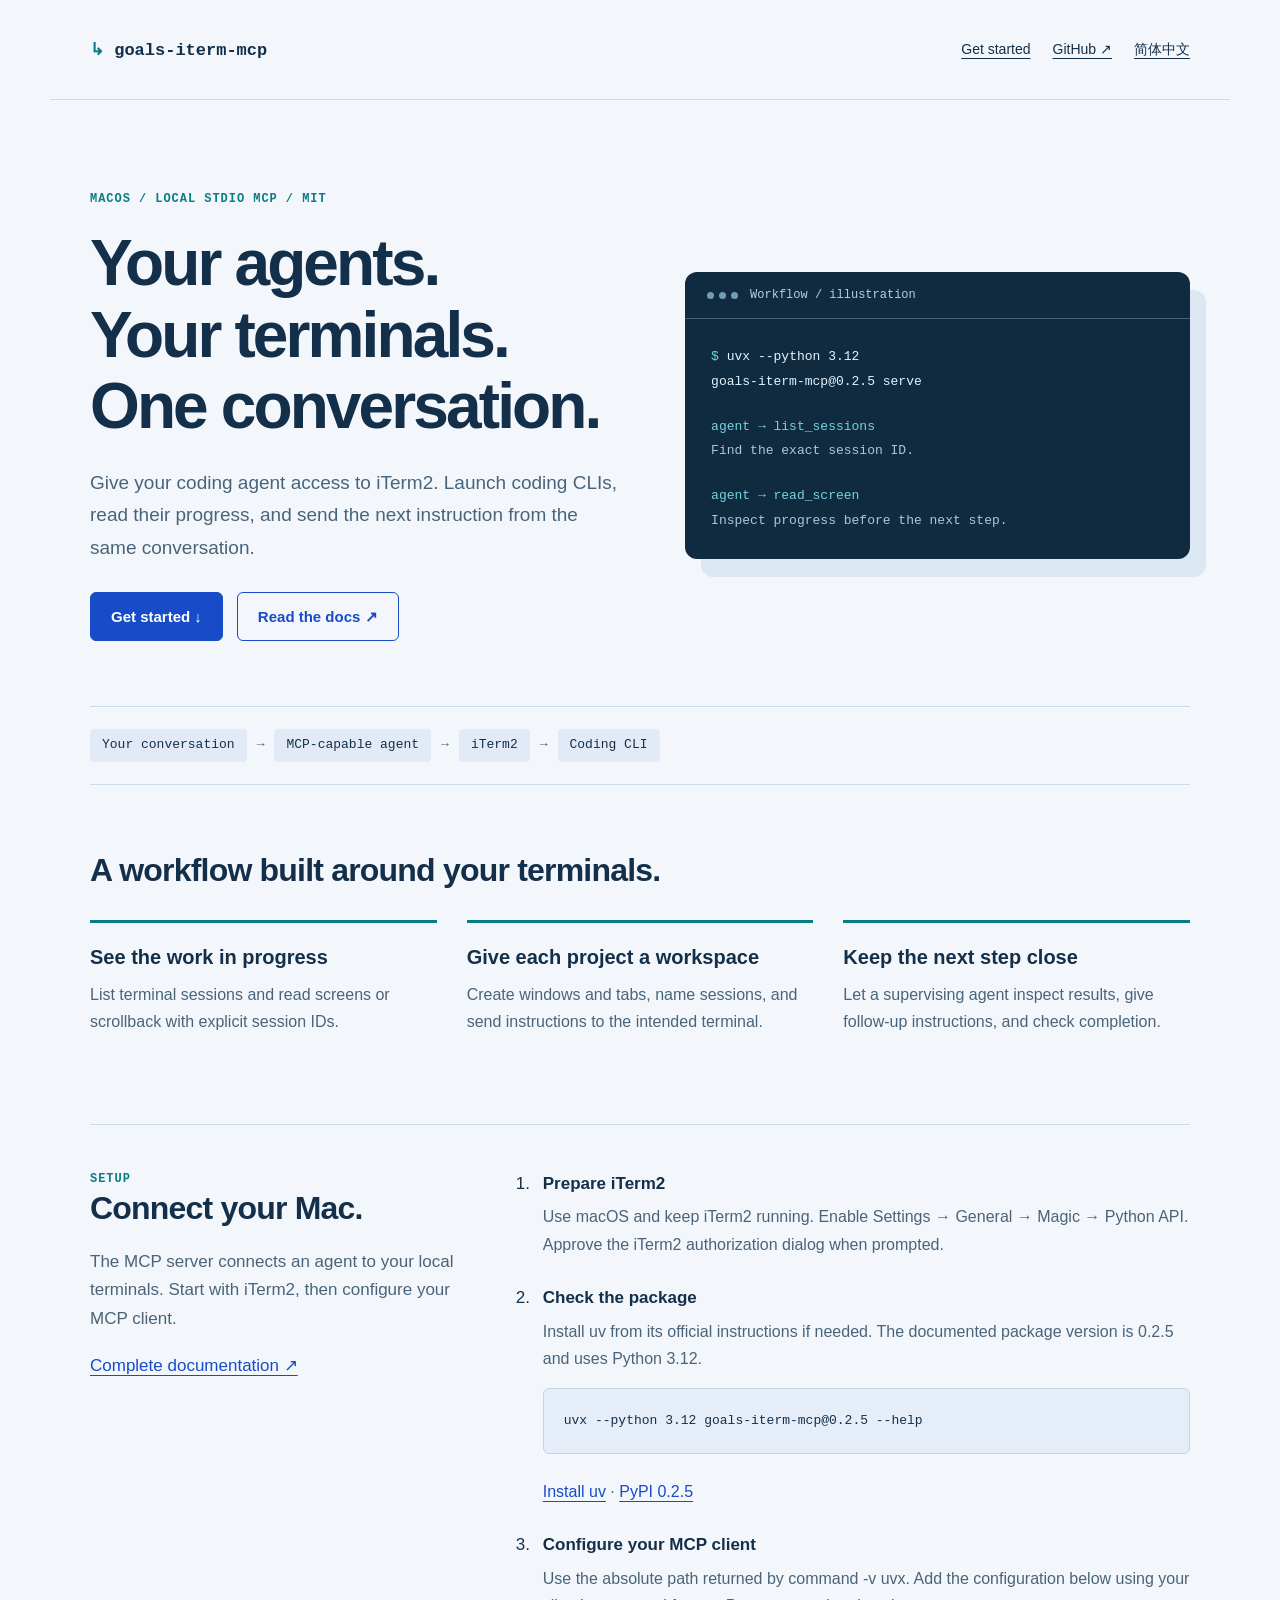
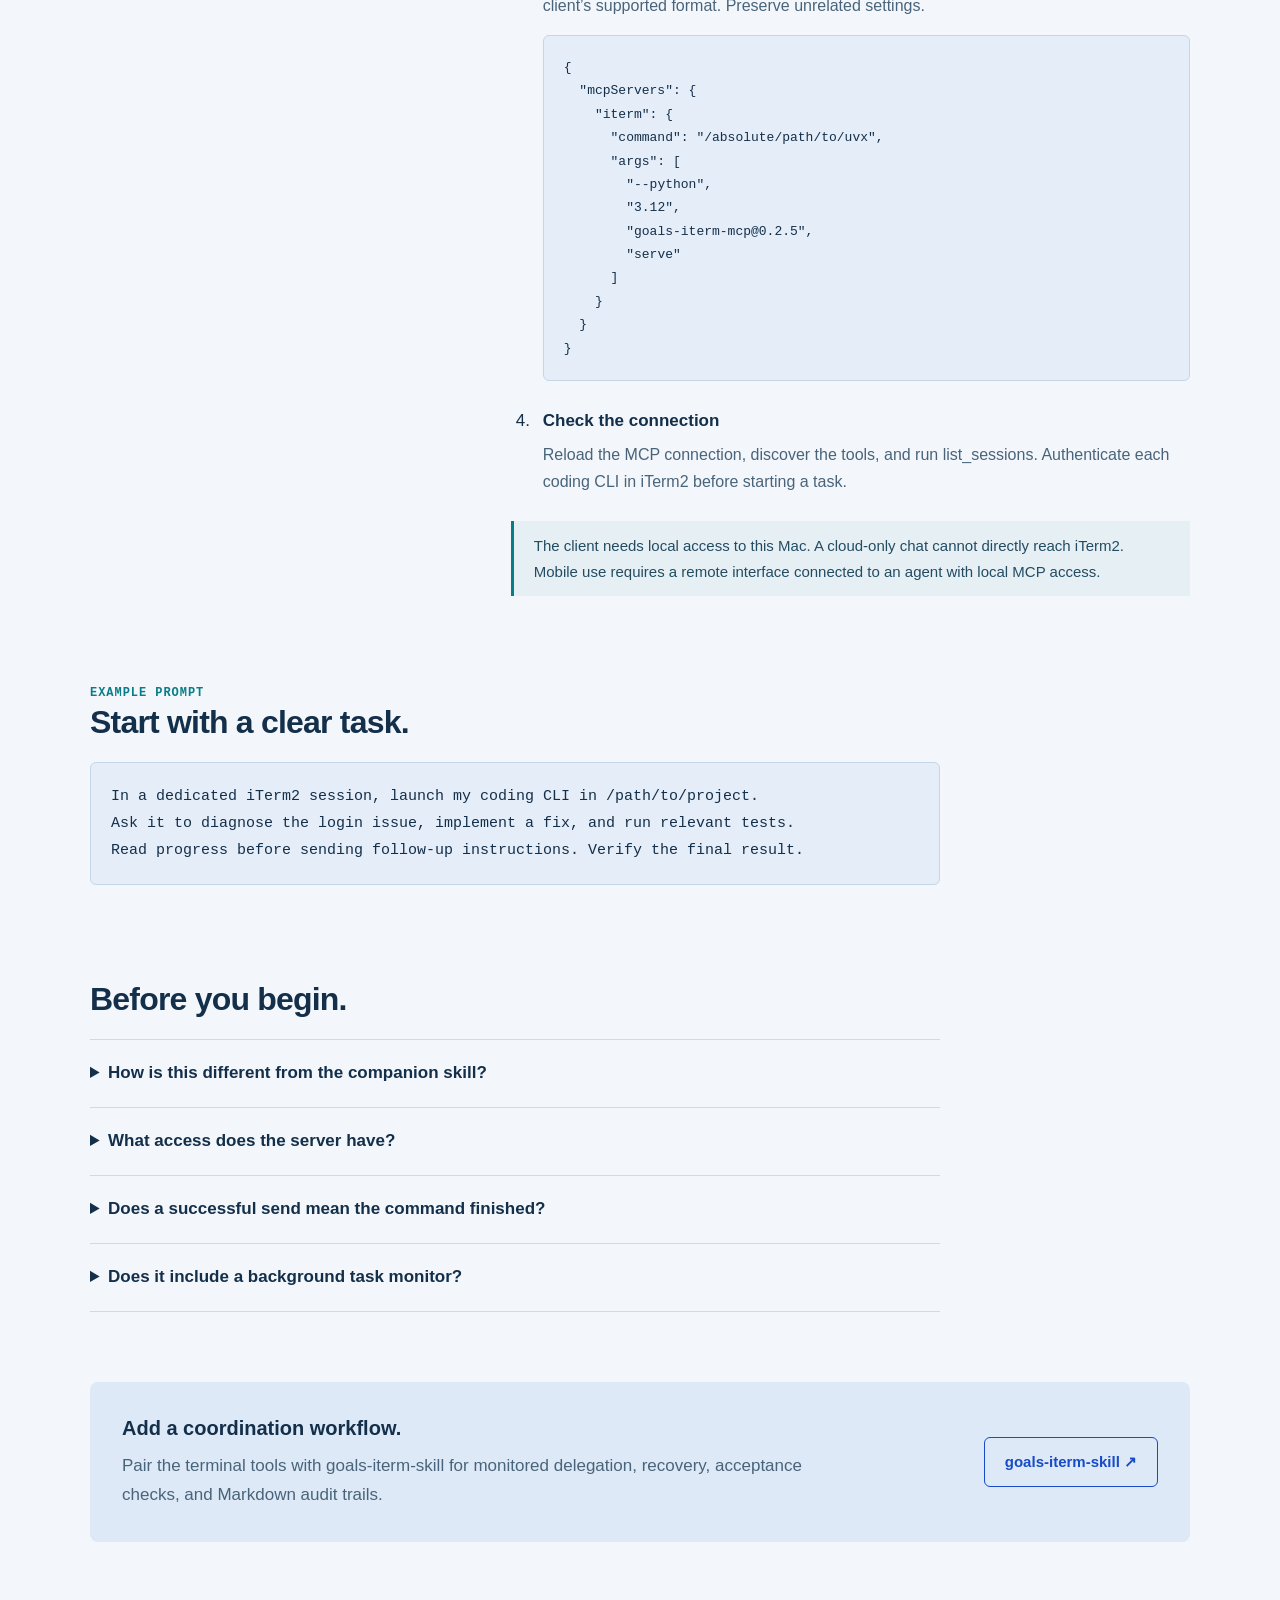
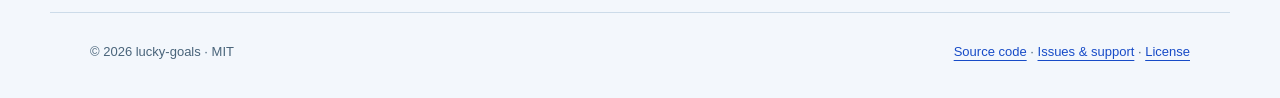
<file: site/index.html>
<!doctype html>
<html lang="en">
<head>
<meta charset="utf-8"><meta name="viewport" content="width=device-width, initial-scale=1">
<title>goals-iterm-mcp — iTerm2 MCP server for AI coding agents</title>
<meta name="description" content="Connect AI coding agents to iTerm2 on macOS. Use goals-iterm-mcp to coordinate Claude Code, Codex CLI, and other CLIs through local MCP tools.">
<meta name="google-site-verification" content="RSlia45OxWhqX6iyxyoSFyVtlpCfAS38nRmpzuDwfc4">
<link rel="canonical" href="https://lucky-goals.github.io/goals-iterm-mcp/">
<link rel="alternate" hreflang="en" href="https://lucky-goals.github.io/goals-iterm-mcp/">
<link rel="alternate" hreflang="zh-CN" href="https://lucky-goals.github.io/goals-iterm-mcp/zh/">
<link rel="alternate" hreflang="x-default" href="https://lucky-goals.github.io/goals-iterm-mcp/">
<meta property="og:type" content="website"><meta property="og:site_name" content="goals-iterm-mcp">
<meta property="og:title" content="goals-iterm-mcp — iTerm2 MCP server for AI coding agents"><meta property="og:description" content="Connect AI coding agents to iTerm2 on macOS. Use goals-iterm-mcp to coordinate Claude Code, Codex CLI, and other CLIs through local MCP tools."><meta property="og:url" content="https://lucky-goals.github.io/goals-iterm-mcp/"><meta property="og:locale" content="en_US">
<meta name="twitter:card" content="summary">
<meta name="theme-color" content="#142f4a">
<link rel="icon" href="./assets/favicon.svg" type="image/svg+xml">
<link rel="stylesheet" href="./assets/style.css">
<script type="application/ld+json">{"@context": "https://schema.org", "@type": "SoftwareSourceCode", "name": "goals-iterm-mcp", "description": "Connect AI coding agents to iTerm2 on macOS. Use goals-iterm-mcp to coordinate Claude Code, Codex CLI, and other CLIs through local MCP tools.", "url": "https://lucky-goals.github.io/goals-iterm-mcp/", "codeRepository": "https://github.com/lucky-goals/goals-iterm-mcp", "license": "https://opensource.org/license/mit", "inLanguage": "en", "author": {"@type": "Person", "name": "lucky-goals", "url": "https://github.com/lucky-goals"}}</script>
</head>
<body>
<a class="skip" href="#main">Skip to content</a>
<header><a class="brand" href="./"><span>↳</span> goals-iterm-mcp</a><nav aria-label="Main navigation"><a href="#install">Get started</a><a href="https://github.com/lucky-goals/goals-iterm-mcp">GitHub ↗</a><a href="./zh/" lang="zh-CN" hreflang="zh-CN">简体中文</a></nav></header>
<main id="main">
<section class="hero" aria-labelledby="headline"><div><div class="eyebrow">macOS / local stdio MCP / MIT</div><h1 id="headline">Your agents.<br>Your terminals.<br>One conversation.</h1><p class="lede">Give your coding agent access to iTerm2. Launch coding CLIs, read their progress, and send the next instruction from the same conversation.</p><div class="actions"><a class="button" href="#install">Get started ↓</a><a class="button secondary" href="https://github.com/lucky-goals/goals-iterm-mcp/blob/main/README.md">Read the docs ↗</a></div></div><div class="terminal" aria-label="Illustrative workflow, not a live terminal"><div class="terminal-title"><span class="lights" aria-hidden="true"><i></i><i></i><i></i></span>Workflow / illustration</div><div class="terminal-body"><p><span class="prompt">$</span> uvx --python 3.12<br>  goals-iterm-mcp@0.2.5 serve</p><p><span class="prompt">agent → list_sessions</span><br><span class="comment">Find the exact session ID.</span></p><p><span class="prompt">agent → read_screen</span><br><span class="comment">Inspect progress before the next step.</span></p></div></div></section>
<div class="flow" aria-label="How it connects"><span>Your conversation</span> <b aria-hidden="true">→</b> <span>MCP-capable agent</span> <b aria-hidden="true">→</b> <span>iTerm2</span> <b aria-hidden="true">→</b> <span>Coding CLI</span></div>
<section aria-labelledby="capabilities"><h2 id="capabilities">A workflow built around your terminals.</h2><div class="features"><article class="feature"><h3>See the work in progress</h3><p>List terminal sessions and read screens or scrollback with explicit session IDs.</p></article><article class="feature"><h3>Give each project a workspace</h3><p>Create windows and tabs, name sessions, and send instructions to the intended terminal.</p></article><article class="feature"><h3>Keep the next step close</h3><p>Let a supervising agent inspect results, give follow-up instructions, and check completion.</p></article></div></section>
<section class="setup" id="install" aria-labelledby="setup-title"><div><div class="eyebrow">Setup</div><h2 id="setup-title">Connect your Mac.</h2><p class="intro">The MCP server connects an agent to your local terminals. Start with iTerm2, then configure your MCP client.</p><p><a href="https://github.com/lucky-goals/goals-iterm-mcp/blob/main/README.md">Complete documentation ↗</a></p></div><div><ol class="steps"><li><strong>Prepare iTerm2</strong><p>Use macOS and keep iTerm2 running. Enable Settings → General → Magic → Python API. Approve the iTerm2 authorization dialog when prompted.</p></li><li><strong>Check the package</strong><p>Install uv from its official instructions if needed. The documented package version is 0.2.5 and uses Python 3.12.</p><pre><code>uvx --python 3.12 goals-iterm-mcp@0.2.5 --help</code></pre><p><a href="https://docs.astral.sh/uv/getting-started/installation/">Install uv</a> · <a href="https://pypi.org/project/goals-iterm-mcp/0.2.5/">PyPI 0.2.5</a></p></li><li><strong>Configure your MCP client</strong><p>Use the absolute path returned by command -v uvx. Add the configuration below using your client’s supported format. Preserve unrelated settings.</p><pre><code>{
  &quot;mcpServers&quot;: {
    &quot;iterm&quot;: {
      &quot;command&quot;: &quot;/absolute/path/to/uvx&quot;,
      &quot;args&quot;: [
        &quot;--python&quot;,
        &quot;3.12&quot;,
        &quot;goals-iterm-mcp@0.2.5&quot;,
        &quot;serve&quot;
      ]
    }
  }
}</code></pre></li><li><strong>Check the connection</strong><p>Reload the MCP connection, discover the tools, and run list_sessions. Authenticate each coding CLI in iTerm2 before starting a task.</p></li></ol><p class="note">The client needs local access to this Mac. A cloud-only chat cannot directly reach iTerm2. Mobile use requires a remote interface connected to an agent with local MCP access.</p></div></section>
<section class="example" aria-labelledby="example-title"><div class="eyebrow">Example prompt</div><h2 id="example-title">Start with a clear task.</h2><pre><code>In a dedicated iTerm2 session, launch my coding CLI in /path/to/project.
Ask it to diagnose the login issue, implement a fix, and run relevant tests.
Read progress before sending follow-up instructions. Verify the final result.</code></pre></section>
<section aria-labelledby="faq"><h2 id="faq">Before you begin.</h2><details><summary>How is this different from the companion skill?</summary><p>The MCP server provides terminal tools. goals-iterm-skill adds instructions for task delegation, monitoring, decisions, recovery, and verification.</p></details><details><summary>What access does the server have?</summary><p>By default it can operate on all iTerm2 sessions owned by the current user. Use --read-only to observe only, or repeat --session-id &lt;ID&gt; to limit access. Session restrictions disable window and tab creation.</p></details><details><summary>Does a successful send mean the command finished?</summary><p>No. The acknowledgment confirms an iTerm2 API call. The supervising agent still needs to inspect terminal output and verify the result.</p></details><details><summary>Does it include a background task monitor?</summary><p>No. The server exposes terminal tools. The supervising agent and its host manage monitoring, continuation, and scheduling.</p></details></section>
<section><div class="related"><div><h3>Add a coordination workflow.</h3><p>Pair the terminal tools with goals-iterm-skill for monitored delegation, recovery, acceptance checks, and Markdown audit trails.</p></div><a class="button secondary" href="https://lucky-goals.github.io/goals-iterm-skill/">goals-iterm-skill ↗</a></div></section>
</main><footer><span>© 2026 lucky-goals · MIT</span><span><a href="https://github.com/lucky-goals/goals-iterm-mcp">Source code</a> · <a href="https://github.com/lucky-goals/goals-iterm-mcp/issues">Issues & support</a> · <a href="https://github.com/lucky-goals/goals-iterm-mcp/blob/main/LICENSE">License</a></span></footer>
</body></html>
</file>
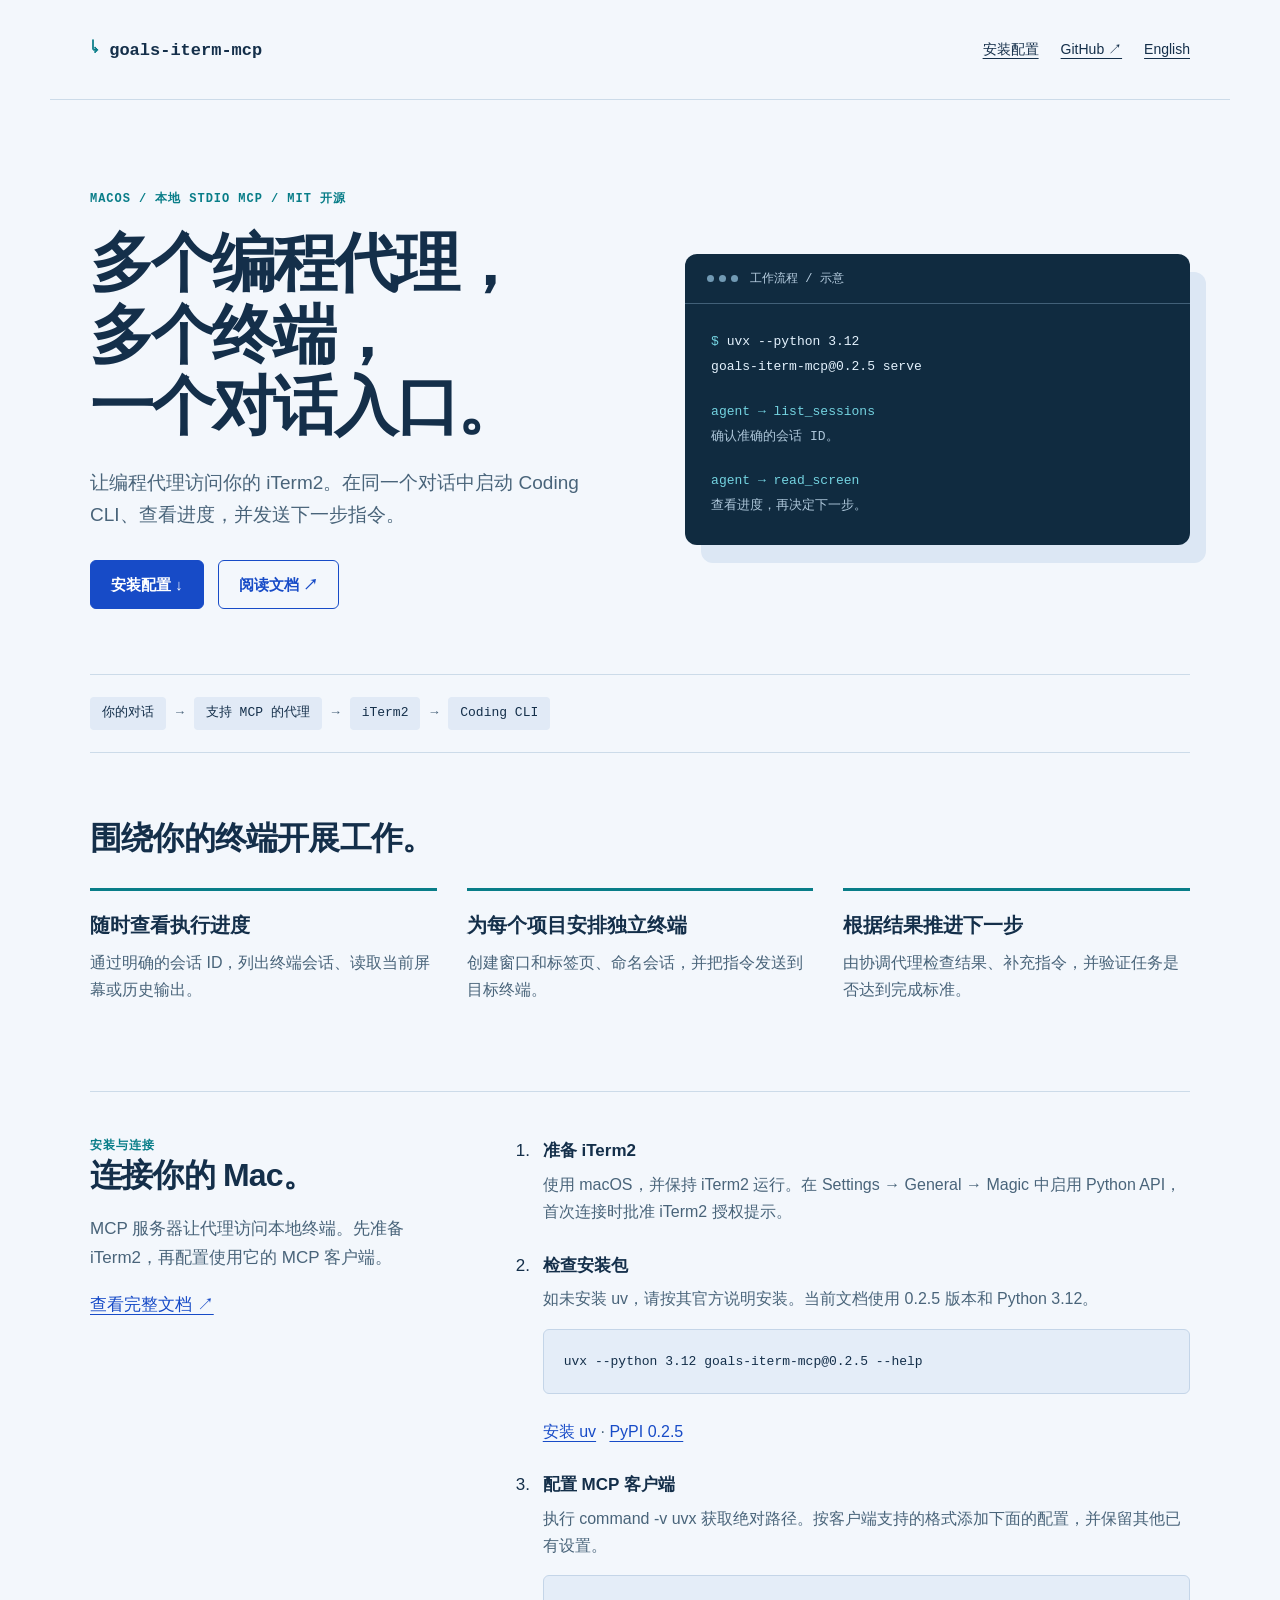
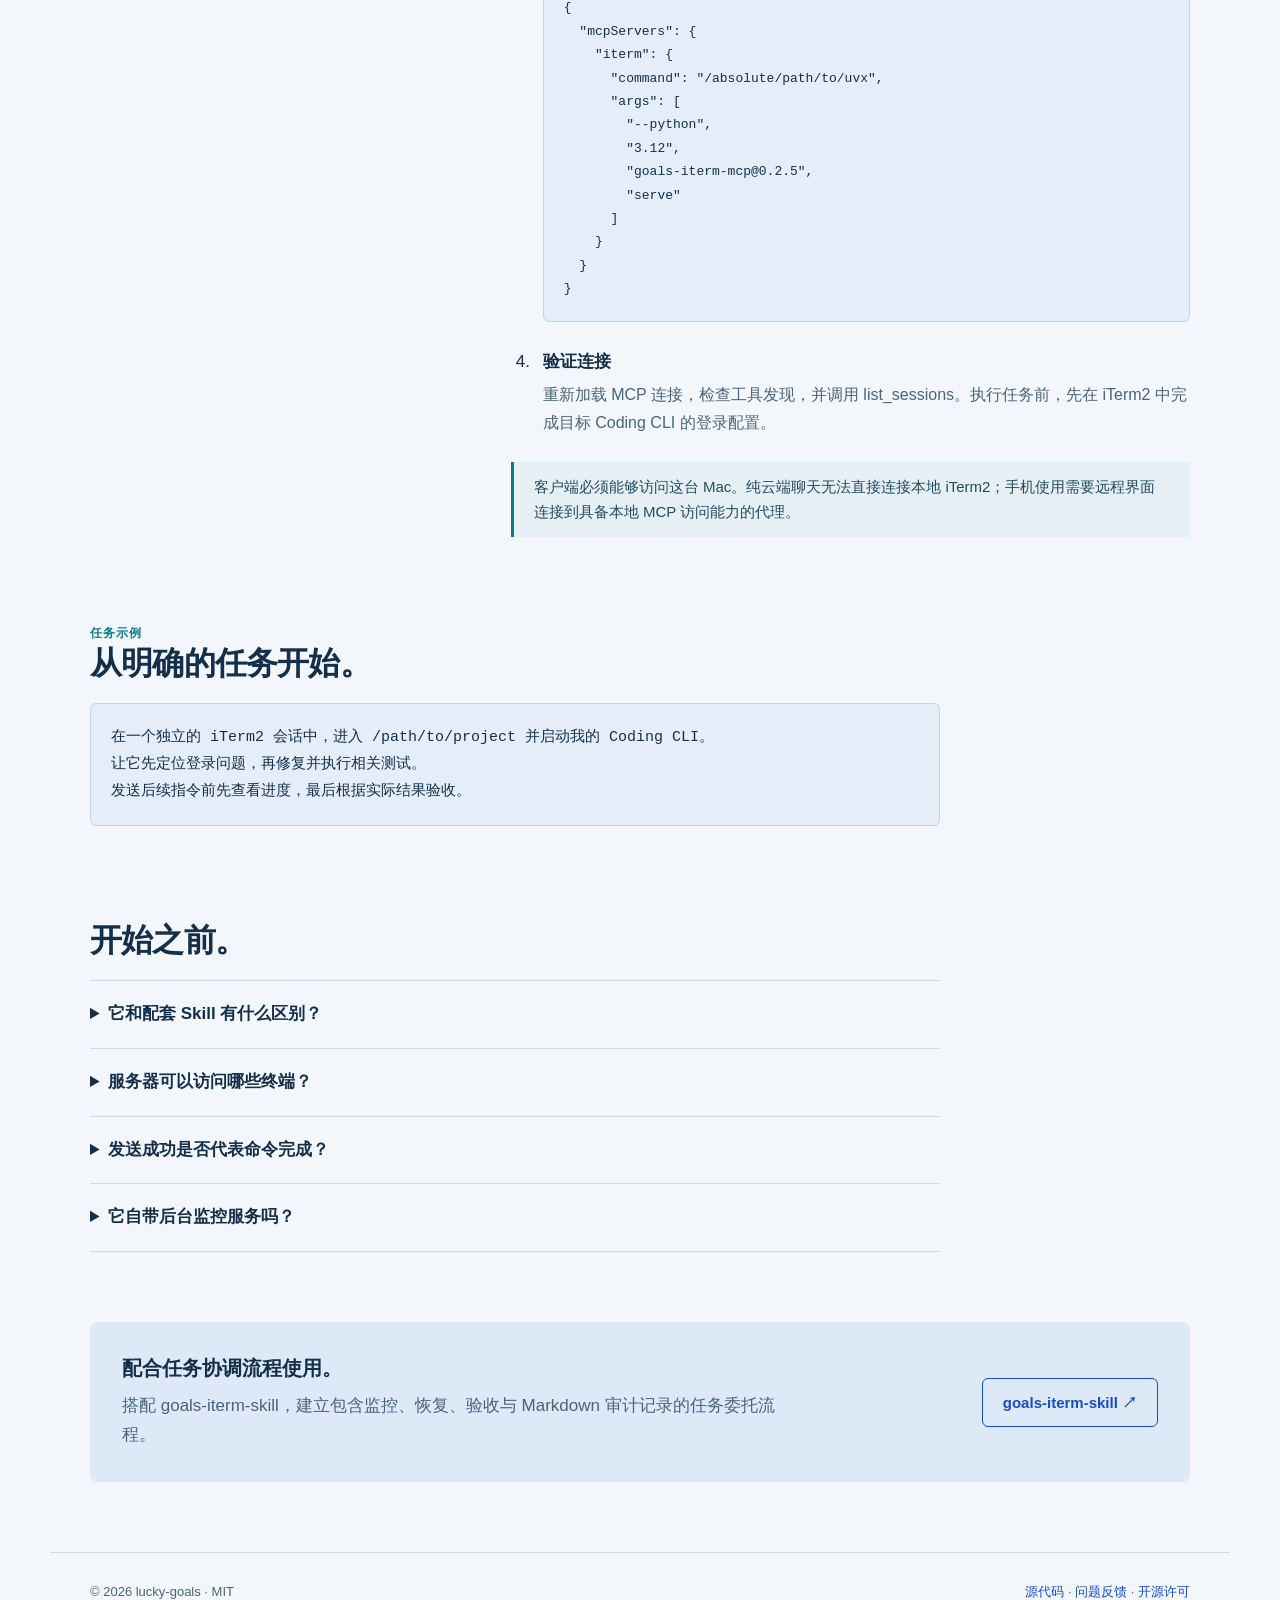
<file: site/zh/index.html>
<!doctype html>
<html lang="zh-CN">
<head>
<meta charset="utf-8"><meta name="viewport" content="width=device-width, initial-scale=1">
<title>goals-iterm-mcp — 面向 AI 编程代理的 iTerm2 MCP 服务器</title>
<meta name="description" content="goals-iterm-mcp 通过本地 MCP 将 AI 编程代理连接到 macOS 的 iTerm2，协调 Claude Code、Codex CLI 等终端工具。">
<meta name="google-site-verification" content="RSlia45OxWhqX6iyxyoSFyVtlpCfAS38nRmpzuDwfc4">
<link rel="canonical" href="https://lucky-goals.github.io/goals-iterm-mcp/zh/">
<link rel="alternate" hreflang="en" href="https://lucky-goals.github.io/goals-iterm-mcp/">
<link rel="alternate" hreflang="zh-CN" href="https://lucky-goals.github.io/goals-iterm-mcp/zh/">
<link rel="alternate" hreflang="x-default" href="https://lucky-goals.github.io/goals-iterm-mcp/">
<meta property="og:type" content="website"><meta property="og:site_name" content="goals-iterm-mcp">
<meta property="og:title" content="goals-iterm-mcp — 面向 AI 编程代理的 iTerm2 MCP 服务器"><meta property="og:description" content="goals-iterm-mcp 通过本地 MCP 将 AI 编程代理连接到 macOS 的 iTerm2，协调 Claude Code、Codex CLI 等终端工具。"><meta property="og:url" content="https://lucky-goals.github.io/goals-iterm-mcp/zh/"><meta property="og:locale" content="zh_CN">
<meta name="twitter:card" content="summary">
<meta name="theme-color" content="#142f4a">
<link rel="icon" href="../assets/favicon.svg" type="image/svg+xml">
<link rel="stylesheet" href="../assets/style.css">
<script type="application/ld+json">{"@context": "https://schema.org", "@type": "SoftwareSourceCode", "name": "goals-iterm-mcp", "description": "goals-iterm-mcp 通过本地 MCP 将 AI 编程代理连接到 macOS 的 iTerm2，协调 Claude Code、Codex CLI 等终端工具。", "url": "https://lucky-goals.github.io/goals-iterm-mcp/zh/", "codeRepository": "https://github.com/lucky-goals/goals-iterm-mcp", "license": "https://opensource.org/license/mit", "inLanguage": "zh-CN", "author": {"@type": "Person", "name": "lucky-goals", "url": "https://github.com/lucky-goals"}}</script>
</head>
<body>
<a class="skip" href="#main">跳至正文</a>
<header><a class="brand" href="../"><span>↳</span> goals-iterm-mcp</a><nav aria-label="主导航"><a href="#install">安装配置</a><a href="https://github.com/lucky-goals/goals-iterm-mcp">GitHub ↗</a><a href="../" lang="en" hreflang="en">English</a></nav></header>
<main id="main">
<section class="hero" aria-labelledby="headline"><div><div class="eyebrow">macOS / 本地 stdio MCP / MIT 开源</div><h1 id="headline">多个编程代理，<br>多个终端，<br>一个对话入口。</h1><p class="lede">让编程代理访问你的 iTerm2。在同一个对话中启动 Coding CLI、查看进度，并发送下一步指令。</p><div class="actions"><a class="button" href="#install">安装配置 ↓</a><a class="button secondary" href="https://github.com/lucky-goals/goals-iterm-mcp/blob/main/README.zh-CN.md">阅读文档 ↗</a></div></div><div class="terminal" aria-label="流程示意，非实时终端"><div class="terminal-title"><span class="lights" aria-hidden="true"><i></i><i></i><i></i></span>工作流程 / 示意</div><div class="terminal-body"><p><span class="prompt">$</span> uvx --python 3.12<br>  goals-iterm-mcp@0.2.5 serve</p><p><span class="prompt">agent → list_sessions</span><br><span class="comment">确认准确的会话 ID。</span></p><p><span class="prompt">agent → read_screen</span><br><span class="comment">查看进度，再决定下一步。</span></p></div></div></section>
<div class="flow" aria-label="连接流程"><span>你的对话</span> <b aria-hidden="true">→</b> <span>支持 MCP 的代理</span> <b aria-hidden="true">→</b> <span>iTerm2</span> <b aria-hidden="true">→</b> <span>Coding CLI</span></div>
<section aria-labelledby="capabilities"><h2 id="capabilities">围绕你的终端开展工作。</h2><div class="features"><article class="feature"><h3>随时查看执行进度</h3><p>通过明确的会话 ID，列出终端会话、读取当前屏幕或历史输出。</p></article><article class="feature"><h3>为每个项目安排独立终端</h3><p>创建窗口和标签页、命名会话，并把指令发送到目标终端。</p></article><article class="feature"><h3>根据结果推进下一步</h3><p>由协调代理检查结果、补充指令，并验证任务是否达到完成标准。</p></article></div></section>
<section class="setup" id="install" aria-labelledby="setup-title"><div><div class="eyebrow">安装与连接</div><h2 id="setup-title">连接你的 Mac。</h2><p class="intro">MCP 服务器让代理访问本地终端。先准备 iTerm2，再配置使用它的 MCP 客户端。</p><p><a href="https://github.com/lucky-goals/goals-iterm-mcp/blob/main/README.zh-CN.md">查看完整文档 ↗</a></p></div><div><ol class="steps"><li><strong>准备 iTerm2</strong><p>使用 macOS，并保持 iTerm2 运行。在 Settings → General → Magic 中启用 Python API，首次连接时批准 iTerm2 授权提示。</p></li><li><strong>检查安装包</strong><p>如未安装 uv，请按其官方说明安装。当前文档使用 0.2.5 版本和 Python 3.12。</p><pre><code>uvx --python 3.12 goals-iterm-mcp@0.2.5 --help</code></pre><p><a href="https://docs.astral.sh/uv/getting-started/installation/">安装 uv</a> · <a href="https://pypi.org/project/goals-iterm-mcp/0.2.5/">PyPI 0.2.5</a></p></li><li><strong>配置 MCP 客户端</strong><p>执行 command -v uvx 获取绝对路径。按客户端支持的格式添加下面的配置，并保留其他已有设置。</p><pre><code>{
  &quot;mcpServers&quot;: {
    &quot;iterm&quot;: {
      &quot;command&quot;: &quot;/absolute/path/to/uvx&quot;,
      &quot;args&quot;: [
        &quot;--python&quot;,
        &quot;3.12&quot;,
        &quot;goals-iterm-mcp@0.2.5&quot;,
        &quot;serve&quot;
      ]
    }
  }
}</code></pre></li><li><strong>验证连接</strong><p>重新加载 MCP 连接，检查工具发现，并调用 list_sessions。执行任务前，先在 iTerm2 中完成目标 Coding CLI 的登录配置。</p></li></ol><p class="note">客户端必须能够访问这台 Mac。纯云端聊天无法直接连接本地 iTerm2；手机使用需要远程界面连接到具备本地 MCP 访问能力的代理。</p></div></section>
<section class="example" aria-labelledby="example-title"><div class="eyebrow">任务示例</div><h2 id="example-title">从明确的任务开始。</h2><pre><code>在一个独立的 iTerm2 会话中，进入 /path/to/project 并启动我的 Coding CLI。
让它先定位登录问题，再修复并执行相关测试。
发送后续指令前先查看进度，最后根据实际结果验收。</code></pre></section>
<section aria-labelledby="faq"><h2 id="faq">开始之前。</h2><details><summary>它和配套 Skill 有什么区别？</summary><p>MCP 服务器提供终端操作工具。goals-iterm-skill 提供任务委托、监控、决策、恢复和验收的流程指令。</p></details><details><summary>服务器可以访问哪些终端？</summary><p>默认可以操作当前用户的所有 iTerm2 会话。使用 --read-only 仅观察；使用一个或多个 --session-id &lt;ID&gt; 限定会话。限定会话后无法创建窗口和标签页。</p></details><details><summary>发送成功是否代表命令完成？</summary><p>不代表。确认信息只说明 iTerm2 API 调用成功，协调代理仍需查看终端输出并验证执行结果。</p></details><details><summary>它自带后台监控服务吗？</summary><p>不自带。服务器提供终端工具；监控、持续推进和调度由协调代理及其宿主负责。</p></details></section>
<section><div class="related"><div><h3>配合任务协调流程使用。</h3><p>搭配 goals-iterm-skill，建立包含监控、恢复、验收与 Markdown 审计记录的任务委托流程。</p></div><a class="button secondary" href="https://lucky-goals.github.io/goals-iterm-skill/zh/">goals-iterm-skill ↗</a></div></section>
</main><footer><span>© 2026 lucky-goals · MIT</span><span><a href="https://github.com/lucky-goals/goals-iterm-mcp">源代码</a> · <a href="https://github.com/lucky-goals/goals-iterm-mcp/issues">问题反馈</a> · <a href="https://github.com/lucky-goals/goals-iterm-mcp/blob/main/LICENSE">开源许可</a></span></footer>
</body></html>
</file>
<file: site/assets/style.css>
:root{--ink:#142f4a;--muted:#49647a;--paper:#f3f7fc;--white:#fff;--line:#ccdbe9;--blue:#174bc7;--cyan:#087d88;--dark:#102b40;--mono:ui-monospace,SFMono-Regular,Consolas,monospace;--body:ui-sans-serif,-apple-system,BlinkMacSystemFont,"Segoe UI","PingFang SC",sans-serif}*{box-sizing:border-box}html{scroll-behavior:smooth;scroll-padding-top:24px}body{margin:0;background:var(--paper);color:var(--ink);font:17px/1.7 var(--body)}a{color:var(--blue);text-underline-offset:4px}a:hover{text-decoration-thickness:2px}a:focus-visible,summary:focus-visible{outline:3px solid var(--cyan);outline-offset:5px}header,main,footer{max-width:1180px;margin:auto;padding:0 40px}header{display:flex;align-items:center;justify-content:space-between;gap:20px;min-height:100px;border-bottom:1px solid var(--line)}.brand{font:700 17px var(--mono);color:var(--ink);text-decoration:none}.brand span{color:var(--cyan)}nav{display:flex;flex-wrap:wrap;gap:22px;font-size:14px}nav a{color:var(--ink)}.hero{display:grid;grid-template-columns:1.05fr 1fr;gap:65px;align-items:center;padding:90px 0 65px}.eyebrow{font:600 12px/1.5 var(--mono);letter-spacing:.08em;text-transform:uppercase;color:var(--cyan)}h1{font-size:clamp(40px,5vw,66px);line-height:1.12;letter-spacing:-.045em;margin:20px 0 24px;font-weight:750}h2{font-size:32px;line-height:1.25;letter-spacing:-.025em;margin:0 0 20px}h3{font-size:20px;line-height:1.4;margin:0 0 10px}p{margin:0 0 18px}.lede{color:var(--muted);font-size:19px}.actions{display:flex;flex-wrap:wrap;gap:14px;margin-top:28px}.button{display:inline-flex;align-items:center;justify-content:center;padding:11px 20px;border:1px solid var(--blue);border-radius:6px;font-weight:600;font-size:15px;text-decoration:none;background:var(--blue);color:white}.button.secondary{color:var(--blue);background:transparent}.terminal{background:var(--dark);color:#e4f2fd;border-radius:12px;box-shadow:16px 18px 0 #dce7f4;overflow:hidden;min-width:0}.terminal-title{font:12px var(--mono);padding:16px 22px;border-bottom:1px solid #426078;display:flex;gap:12px;align-items:center;color:#b8cfe1}.lights{display:flex;gap:5px}.lights i{height:7px;width:7px;border-radius:50%;background:#719ab4}.terminal-body{padding:26px;font:13px/1.9 var(--mono)}.terminal-body p{margin-bottom:20px}.terminal-body p:last-child{margin-bottom:0}.prompt{color:#74d3e0}.comment{color:#adc6d9}.flow{display:flex;flex-wrap:wrap;gap:10px;align-items:center;border-block:1px solid var(--line);padding:22px 0;font:13px/1.6 var(--mono);margin-bottom:65px}.flow span{padding:6px 12px;background:#e1eaf6;border-radius:4px}.flow b{font-weight:400;color:var(--muted)}section{padding:0 0 70px}.intro{max-width:760px;color:var(--muted)}.features{display:grid;grid-template-columns:repeat(3,1fr);gap:30px;margin-top:30px}.feature{border-top:3px solid var(--cyan);padding-top:20px}.feature p{color:var(--muted);font-size:16px}.setup{display:grid;grid-template-columns:.7fr 1.3fr;gap:55px;padding-top:45px;border-top:1px solid var(--line)}.steps{padding-left:24px;margin:0}.steps>li{padding-left:8px;margin-bottom:26px}.steps strong{display:block}.steps p{color:var(--muted);font-size:16px;margin:5px 0 10px}pre{margin:16px 0 24px;padding:20px;background:#e4edf8;border:1px solid #c4d5e8;border-radius:6px;overflow-x:auto;color:var(--ink);font:13px/1.8 var(--mono);white-space:pre-wrap;overflow-wrap:anywhere}code{font-family:var(--mono);font-size:.88em}pre code{font-size:inherit}.note{border-left:3px solid var(--cyan);padding:12px 20px;background:#e6f0f4;color:#234b62;font-size:15px}.example{max-width:850px}.example pre{font-size:15px;line-height:1.8}details{border-top:1px solid var(--line);padding:19px 0;max-width:850px}details:last-child{border-bottom:1px solid var(--line)}summary{cursor:pointer;font-weight:600}details p{margin:15px 0 0;color:var(--muted);font-size:16px}.related{display:flex;justify-content:space-between;align-items:center;gap:30px;padding:32px;background:#dde9f7;border-radius:8px}.related p{max-width:680px;margin:0;color:var(--muted)}.related .button{white-space:nowrap}footer{display:flex;gap:20px;justify-content:space-between;padding-top:28px;padding-bottom:35px;border-top:1px solid var(--line);font-size:13px;color:var(--muted)}.skip{position:absolute;left:20px;top:-100px;padding:10px;background:white;z-index:9}.skip:focus{top:10px}@media(max-width:850px){.hero{grid-template-columns:1fr;gap:40px;padding-top:50px}.terminal{max-width:650px}.setup{grid-template-columns:1fr;gap:18px}.features{grid-template-columns:1fr;gap:20px}.related{align-items:flex-start;flex-direction:column}h1{max-width:700px}.flow{margin-bottom:45px}}@media(max-width:520px){header,main,footer{padding-left:22px;padding-right:22px}header{align-items:flex-start;flex-direction:column;padding-top:24px;padding-bottom:24px;gap:15px}nav{gap:18px}h1{font-size:40px}.terminal{box-shadow:8px 10px 0 #dce7f4}.terminal-body{padding:20px;font-size:12px}section{padding-bottom:48px}footer{flex-direction:column}.related{padding:24px}.flow{font-size:11px;gap:6px}.flow span{padding:5px 8px}}@media(prefers-reduced-motion:reduce){html{scroll-behavior:auto}}
</file>
